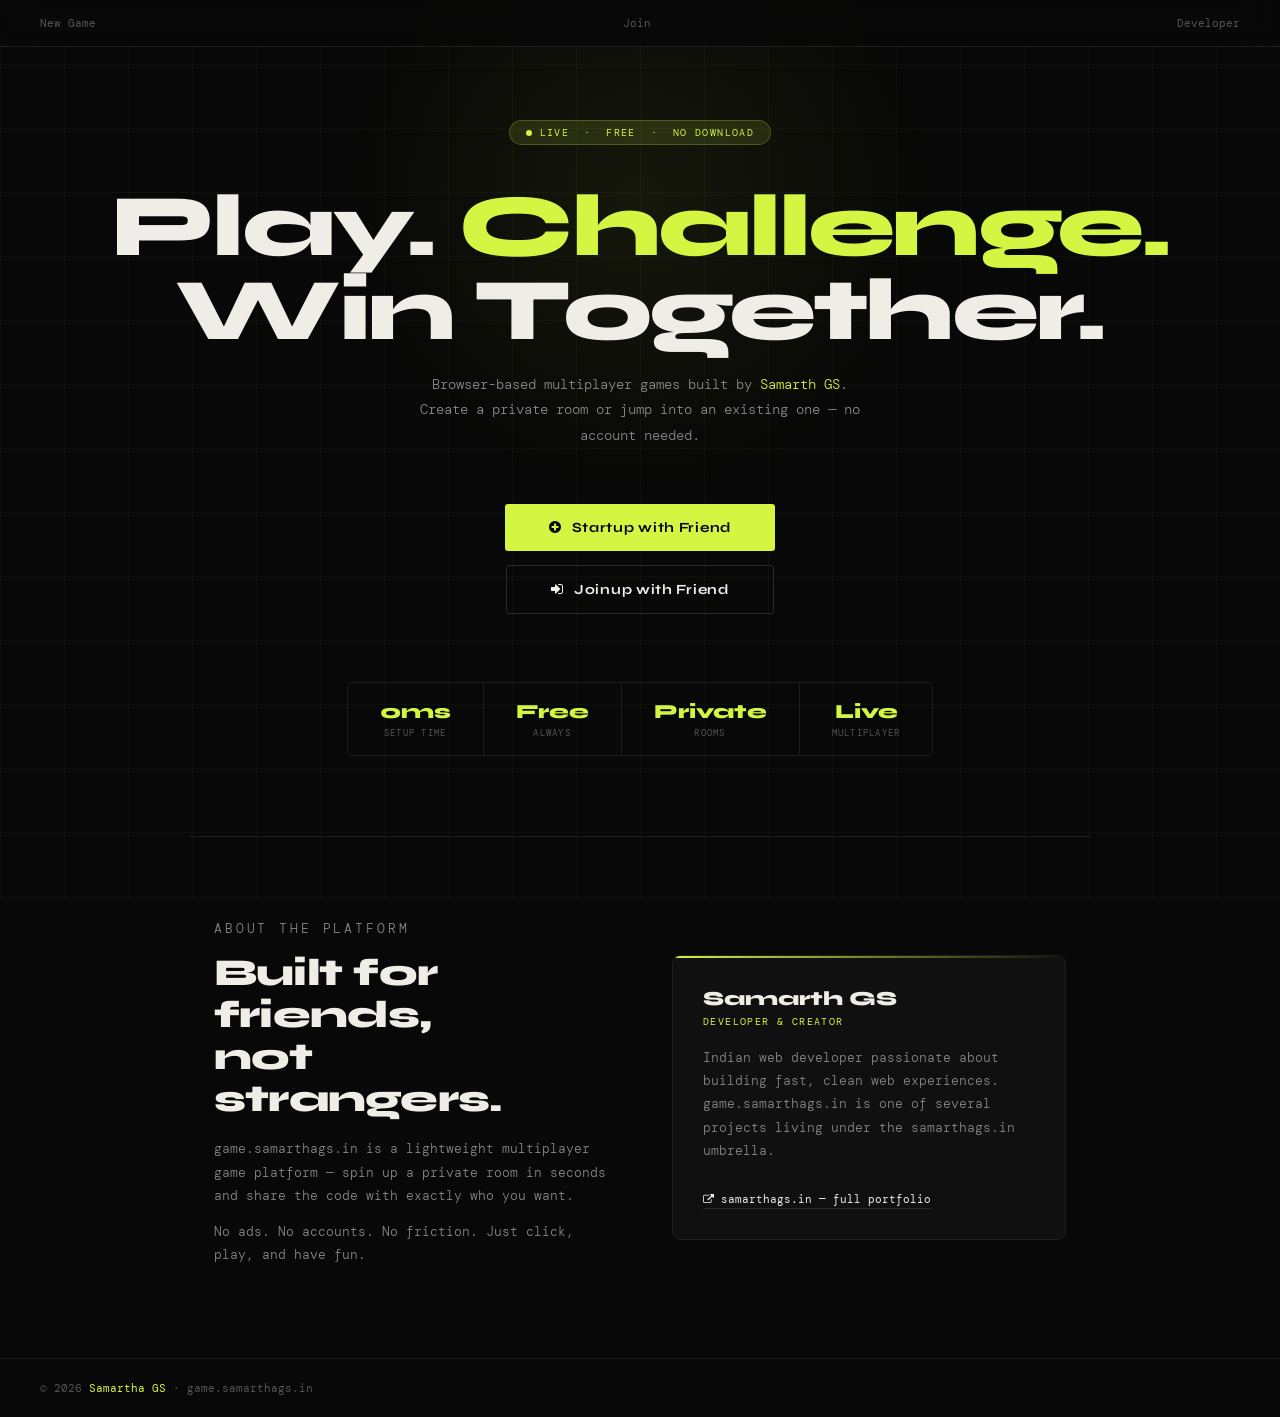
<file: views/index.html>
<!DOCTYPE html>
<html lang="en">
<head>
    <meta charset="UTF-8">
    <meta name="viewport" content="width=device-width, initial-scale=1.0">

    <title>Samarth GS Games — Play Online Multiplayer Games | game.samarthags.in</title>
    <meta name="description" content="Play free online multiplayer games built by Samarth GS. Challenge friends, start private rooms, and join live games at game.samarthags.in.">
    <meta name="keywords" content="Samarth GS, samarthags, online game, multiplayer game, play with friends, private game room, free online games, Indian developer, game.samarthags.in">
    <meta name="author" content="Samarth GS">
    <meta name="robots" content="index, follow">
    <meta name="theme-color" content="#080808">
    <link rel="canonical" href="https://game.samarthags.in/">
    <meta property="og:type" content="website">
    <meta property="og:url" content="https://game.samarthags.in/">
    <meta property="og:title" content="Samarth GS Games — Online Multiplayer Games">
    <meta property="og:description" content="Free online multiplayer games by Samarth GS. Create private rooms or join friends instantly.">
    <meta property="og:image" content="https://i.ibb.co/QXKTVHN/photo-2024-04-17-11-40-10.jpg">
    <meta property="og:site_name" content="Samarth GS Games">
    <meta name="twitter:card" content="summary_large_image">
    <meta name="twitter:title" content="Samarth GS Games — Play Online with Friends">
    <meta name="twitter:description" content="Free multiplayer games built by Samarth GS. Join a room or start your own.">
    <meta name="twitter:image" content="https://i.ibb.co/QXKTVHN/photo-2024-04-17-11-40-10.jpg">

    <script type="application/ld+json">
    {"@context":"https://schema.org","@graph":[{"@type":"WebSite","@id":"https://game.samarthags.in/#website","url":"https://game.samarthags.in/","name":"Samarth GS Games","author":{"@type":"Person","name":"Samarth GS","url":"https://samarthags.in"}},{"@type":"WebApplication","name":"Samarth GS Online Game","url":"https://game.samarthags.in/","applicationCategory":"GameApplication","operatingSystem":"Web Browser","offers":{"@type":"Offer","price":"0","priceCurrency":"INR"},"creator":{"@type":"Person","name":"Samarth GS","url":"https://samarthags.in"}}]}
    </script>

    <link rel="icon" href="https://i.ibb.co/2ZrGMjH/icon.jpg" type="image/png">
    <link rel="preconnect" href="https://fonts.googleapis.com">
    <link rel="preconnect" href="https://fonts.gstatic.com" crossorigin>
    <link href="https://fonts.googleapis.com/css2?family=Syne:wght@400;700;800&family=DM+Mono:ital,wght@0,300;0,400;1,300&display=swap" rel="stylesheet">
    <link rel="stylesheet" href="https://maxcdn.bootstrapcdn.com/font-awesome/4.6.1/css/font-awesome.min.css">

    <style>
        :root {
            --bg: #080808;
            --surface: #101010;
            --surface2: #181818;
            --border: #1e1e1e;
            --border2: #2a2a2a;
            --text: #f0ede6;
            --muted: #555;
            --muted2: #888;
            --accent: #d4f542;
            --accent-dim: rgba(212,245,66,0.12);
            --accent-glow: rgba(212,245,66,0.2);
        }
        *,*::before,*::after{box-sizing:border-box;margin:0;padding:0}
        html{scroll-behavior:smooth}
        body{
            background:var(--bg);
            color:var(--text);
            font-family:'Syne',sans-serif;
            min-height:100vh;
            display:flex;
            flex-direction:column;
            overflow-x:hidden;
        }

        /* GRID BG */
        .grid-bg{
            position:fixed;inset:0;
            background-image:
                linear-gradient(rgba(212,245,66,0.035) 1px,transparent 1px),
                linear-gradient(90deg,rgba(212,245,66,0.035) 1px,transparent 1px);
            background-size:64px 64px;
            pointer-events:none;z-index:0;
        }
        /* RADIAL GLOW */
        .glow-orb{
            position:fixed;
            width:600px;height:600px;
            border-radius:50%;
            background:radial-gradient(circle,rgba(212,245,66,0.07) 0%,transparent 70%);
            top:-100px;left:50%;transform:translateX(-50%);
            pointer-events:none;z-index:0;
        }

        /* NAV */
        nav{
            position:fixed;top:0;left:0;right:0;z-index:100;
            display:flex;align-items:center;justify-content:space-between;
            padding:16px 40px;
            border-bottom:1px solid var(--border);
            background:rgba(8,8,8,0.88);
            backdrop-filter:blur(16px);
        }
        .nav-brand{
            font-family:'DM Mono',monospace;font-size:12px;
            color:var(--muted2);letter-spacing:0.1em;text-decoration:none;
        }
        .nav-brand span{color:var(--accent)}
        .nav-right{display:flex;align-items:center;gap:20px}
        .nav-right a{
            font-family:'DM Mono',monospace;font-size:11px;
            color:var(--muted);text-decoration:none;letter-spacing:0.06em;
            transition:color 0.2s;
        }
        .nav-right a:hover{color:var(--text)}
        .nav-pill{
            display:flex;align-items:center;gap:6px;
            background:var(--surface);border:1px solid var(--border2);
            border-radius:100px;padding:6px 14px;
            font-family:'DM Mono',monospace;font-size:11px;color:var(--text) !important;
            text-decoration:none;transition:border-color 0.2s,color 0.2s,background 0.2s;
        }
        .nav-pill:hover{
            border-color:var(--accent) !important;
            background:var(--accent-dim) !important;
            color:var(--accent) !important;
        }

        /* MAIN */
        main{
            position:relative;z-index:1;flex:1;
            display:flex;flex-direction:column;align-items:center;justify-content:center;
            padding:120px 24px 80px;text-align:center;
        }

        /* BADGE */
        .badge{
            display:inline-flex;align-items:center;gap:8px;
            background:var(--accent-dim);border:1px solid rgba(212,245,66,0.22);
            border-radius:100px;padding:5px 16px;
            font-family:'DM Mono',monospace;font-size:10px;color:var(--accent);
            letter-spacing:0.14em;text-transform:uppercase;
            margin-bottom:40px;
            animation:fadeDown 0.6s ease both;
        }
        .badge-dot{
            width:6px;height:6px;border-radius:50%;
            background:var(--accent);
            animation:pulse 2s ease infinite;
        }
        @keyframes pulse{0%,100%{opacity:1;transform:scale(1)}50%{opacity:0.3;transform:scale(0.6)}}

        /* LOGO */
        .logo-wrap{
            position:relative;margin-bottom:32px;
            animation:fadeDown 0.65s ease 0.08s both;
        }
        .logo-wrap img{
            width:92px;height:92px;border-radius:50%;
            border:2px solid var(--border2);object-fit:cover;display:block;
        }
        .logo-ring{
            position:absolute;inset:-8px;border-radius:50%;
            border:1px dashed rgba(212,245,66,0.28);
            animation:spin 14s linear infinite;
        }
        @keyframes spin{to{transform:rotate(360deg)}}

        /* HEADLINE */
        h1{
            font-size:clamp(44px,8vw,88px);font-weight:800;
            line-height:0.95;letter-spacing:-0.03em;
            margin-bottom:20px;
            animation:fadeUp 0.7s ease 0.15s both;
        }
        h1 em{font-style:normal;color:var(--accent)}

        .subtitle{
            font-family:'DM Mono',monospace;font-weight:300;font-size:14px;
            color:var(--muted2);max-width:460px;line-height:1.8;
            margin-bottom:56px;
            animation:fadeUp 0.7s ease 0.22s both;
        }
        .subtitle a{color:var(--accent);text-decoration:none}

        /* BUTTONS */
        .cta-group{
            display:flex;flex-direction:column;gap:14px;align-items:center;
            animation:fadeUp 0.7s ease 0.3s both;
        }
        .btn{
            display:inline-flex;align-items:center;gap:10px;
            font-family:'Syne',sans-serif;font-size:14px;font-weight:700;
            letter-spacing:0.05em;padding:15px 44px;border-radius:3px;
            cursor:pointer;border:none;text-decoration:none;
            transition:transform 0.22s,box-shadow 0.22s;
            position:relative;overflow:hidden;
        }
        .btn::after{
            content:'';position:absolute;inset:0;
            background:white;opacity:0;transition:opacity 0.15s;
        }
        .btn:hover::after{opacity:0.05}
        .btn:active{transform:translateY(1px)!important}

        .btn-primary{
            background:var(--accent);color:#060606;
            box-shadow:0 0 0 rgba(212,245,66,0);
        }
        .btn-primary:hover{
            transform:translateY(-3px);
            box-shadow:0 10px 36px rgba(212,245,66,0.28),0 0 0 1px var(--accent);
        }
        .btn-outline{
            background:transparent;color:var(--text);
            border:1px solid var(--border2);
        }
        .btn-outline:hover{
            transform:translateY(-3px);
            border-color:var(--muted2);
            box-shadow:0 8px 28px rgba(0,0,0,0.4);
        }

        /* STATS */
        .stats{
            display:flex;border:1px solid var(--border);border-radius:6px;
            overflow:hidden;margin-top:68px;
            animation:fadeUp 0.7s ease 0.4s both;
        }
        .stat{
            padding:16px 32px;border-right:1px solid var(--border);text-align:center;
        }
        .stat:last-child{border-right:none}
        .stat-val{display:block;font-size:20px;font-weight:800;color:var(--accent)}
        .stat-lbl{
            display:block;font-family:'DM Mono',monospace;font-size:9px;
            color:var(--muted);letter-spacing:0.14em;text-transform:uppercase;margin-top:3px;
        }

        /* ABOUT */
        .about{
            position:relative;z-index:1;
            max-width:900px;margin:0 auto;
            padding:80px 24px;
            display:grid;grid-template-columns:1fr 1fr;gap:64px;align-items:center;
            border-top:1px solid var(--border);
        }
        .section-label{
            font-family:'DM Mono',monospace;font-size:9px;
            color:var(--accent);letter-spacing:0.22em;text-transform:uppercase;margin-bottom:14px;
        }
        .about h2{
            font-size:clamp(24px,3.5vw,38px);font-weight:800;
            letter-spacing:-0.02em;line-height:1.1;margin-bottom:18px;
        }
        .about p{
            font-family:'DM Mono',monospace;font-size:13px;font-weight:300;
            color:var(--muted2);line-height:1.8;margin-bottom:12px;
        }

        .dev-card{
            background:var(--surface);border:1px solid var(--border);
            border-radius:8px;padding:30px;position:relative;overflow:hidden;
        }
        .dev-card::before{
            content:'';position:absolute;top:0;left:0;right:0;height:2px;
            background:linear-gradient(90deg,var(--accent),transparent);
        }
        .dev-name{font-size:20px;font-weight:800;margin-bottom:4px}
        .dev-title{
            font-family:'DM Mono',monospace;font-size:10px;
            color:var(--accent);letter-spacing:0.14em;text-transform:uppercase;margin-bottom:18px;
        }
        .dev-desc{
            font-family:'DM Mono',monospace;font-size:12px;font-weight:300;
            color:var(--muted2);line-height:1.7;
        }
        .dev-link{
            display:inline-flex;align-items:center;gap:7px;
            margin-top:18px;font-family:'DM Mono',monospace;font-size:11px;
            color:var(--text);text-decoration:none;
            border-bottom:1px solid var(--border2);padding-bottom:2px;
            transition:color 0.2s,border-color 0.2s;
        }
        .dev-link:hover{color:var(--accent);border-color:var(--accent)}

        /* FOOTER */
        footer{
            position:relative;z-index:1;
            border-top:1px solid var(--border);
            padding:22px 40px;
            display:flex;align-items:center;justify-content:space-between;
        }
        .footer-copy{
            font-family:'DM Mono',monospace;font-size:11px;color:var(--muted);
        }
        .footer-copy a{color:var(--accent);text-decoration:none}
        .footer-links{display:flex;gap:22px}
        .footer-links a{
            font-family:'DM Mono',monospace;font-size:11px;
            color:var(--muted);text-decoration:none;transition:color 0.2s;
        }
        .footer-links a:hover{color:var(--text)}

        @keyframes fadeDown{from{opacity:0;transform:translateY(-14px)}to{opacity:1;transform:translateY(0)}}
        @keyframes fadeUp{from{opacity:0;transform:translateY(18px)}to{opacity:1;transform:translateY(0)}}

        @media(max-width:680px){
            nav{padding:14px 18px}
            .nav-right a:not(.nav-pill){display:none}
            .stats{flex-direction:column}
            .stat{border-right:none;border-bottom:1px solid var(--border)}
            .stat:last-child{border-bottom:none}
            .about{grid-template-columns:1fr;gap:40px}
            footer{flex-direction:column;gap:12px;text-align:center}
        }
    </style>
</head>
<body>
<div class="grid-bg" aria-hidden="true"></div>
<div class="glow-orb" aria-hidden="true"></div>


<main>
    <div class="badge"><div class="badge-dot"></div>LIVE &nbsp;·&nbsp; FREE &nbsp;·&nbsp; NO DOWNLOAD</div>



    <h1>Play. <em>Challenge.</em><br>Win Together.</h1>

    <p class="subtitle">
        Browser-based multiplayer games built by
        <a href="https://samarthags.in" target="_blank" rel="noopener">Samarth GS</a>.
        Create a private room or jump into an existing one — no account needed.
    </p>

    <div class="cta-group">
        <form action="/game" method="GET">
            <button type="submit" name="createPrivate" class="btn btn-primary">
                <i class="fa fa-plus-circle"></i> Startup with Friend
            </button>
        </form>
        <form action="/join" method="GET">
            <button type="submit" name="joinPrivate" class="btn btn-outline">
                <i class="fa fa-sign-in"></i> Joinup with Friend
            </button>
        </form>
    </div>

    <div class="stats">
        <div class="stat"><span class="stat-val">0ms</span><span class="stat-lbl">Setup Time</span></div>
        <div class="stat"><span class="stat-val">Free</span><span class="stat-lbl">Always</span></div>
        <div class="stat"><span class="stat-val">Private</span><span class="stat-lbl">Rooms</span></div>
        <div class="stat"><span class="stat-val">Live</span><span class="stat-lbl">Multiplayer</span></div>
    </div>
</main>

<section class="about">
    <div>
        <p class="section-label">About the Platform</p>
        <h2>Built for friends,<br>not strangers.</h2>
        <p>game.samarthags.in is a lightweight multiplayer game platform — spin up a private room in seconds and share the code with exactly who you want.</p>
        <p>No ads. No accounts. No friction. Just click, play, and have fun.</p>
    </div>
    <div class="dev-card">
        <div class="dev-name">Samarth GS</div>
        <div class="dev-title">Developer &amp; Creator</div>
        <p class="dev-desc">Indian web developer passionate about building fast, clean web experiences. game.samarthags.in is one of several projects living under the samarthags.in umbrella.</p>
        <a href="https://samarthags.in" class="dev-link" target="_blank" rel="noopener author">
            <i class="fa fa-external-link"></i> samarthags.in — full portfolio
        </a>
    </div>
</section>

<footer>
    <p class="footer-copy">© 2026 <a href="https://samarthags.in" target="_blank" rel="noopener">Samartha GS</a> · game.samarthags.in</p>
    <nav class="footer-links">
        <a href="/game">New Game</a>
        <a href="/join">Join</a>
        <a href="https://samarthags.in" target="_blank" rel="noopener">Developer</a>
    </nav>
</footer>
</body>
</html>
</file>
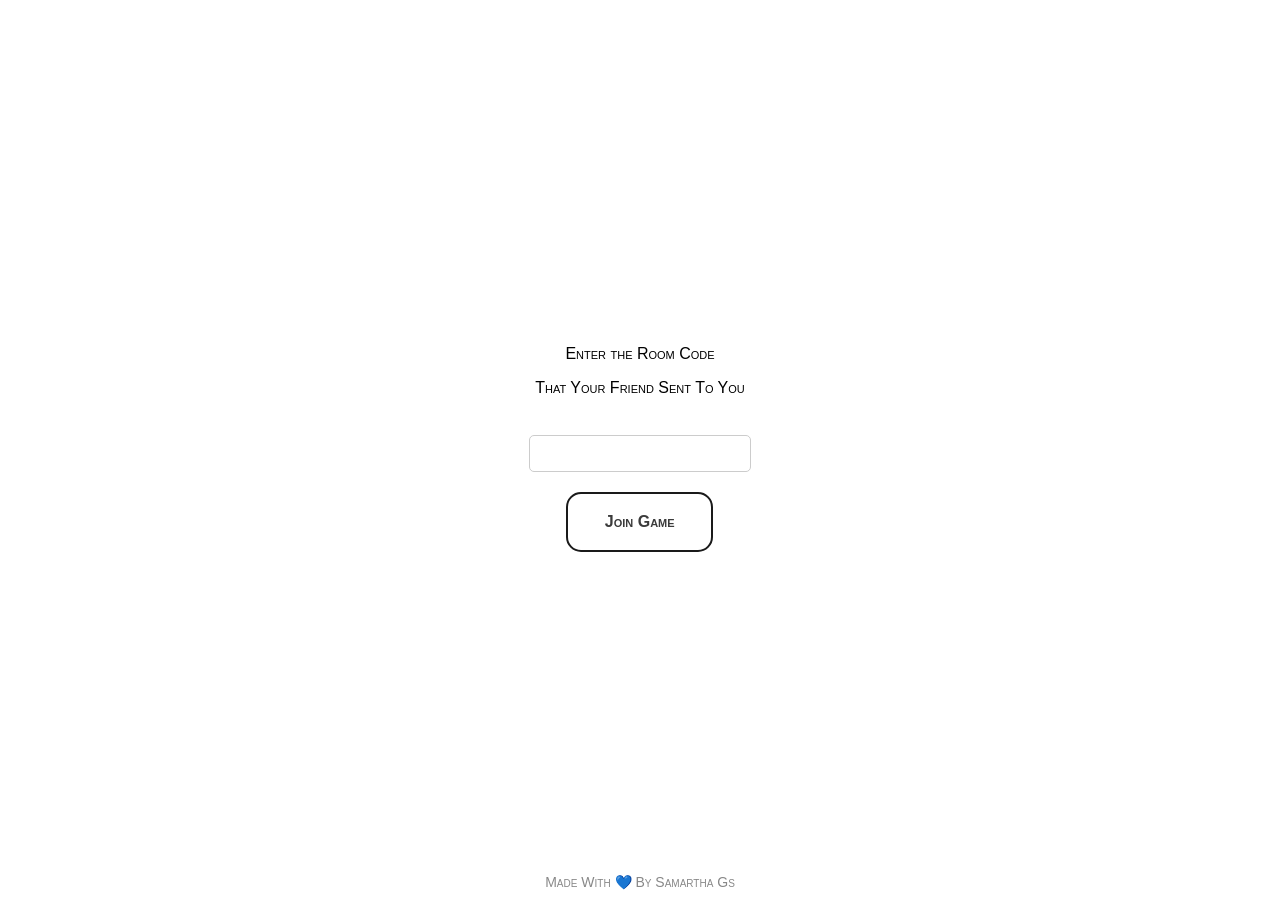
<file: views/join.html>
<!DOCTYPE html>
<html>
<head>
    <title>Samartha_Game</title>
        <link rel="icon" href="https://i.ibb.co/2ZrGMjH/icon.jpg" type="image/png">
    <meta name="viewport" content="width=device-width, initial-scale=1, maximum-scale=1, user-scalable=no">
    

    
    <link rel="stylesheet" type="text/css" href="https://maxcdn.bootstrapcdn.com/font-awesome/4.6.1/css/font-awesome.min.css">
    
    <style>
        body {
            margin: 0;
            padding: 0;
            font-family: 'Roboto', sans-serif;
            background: white;
            background-size: 200% 100%;
            animation: gradientBG 10s linear infinite;
            display: flex;
            justify-content: center;
            align-items: center;
            height: 100vh;
            box-sizing: border-box;
            position: relative;
        }
        
        @keyframes gradientBG {
            0% {
                background-position: 0 50%;
            }
            50% {
                background-position: 100% 50%;
            }
            100% {
                background-position: 0 50%;
            }
        }

        .container {
            text-align: center; /* Center align contents */
        }

        #enterCodeLabel {
            margin-bottom: 20px; /* Add space below the text */
            font-size: 18px; /* Increase font size */
            border-bottom: 1px solid #ccc; /* Add border */
            padding-bottom: 10px; /* Add padding below the text */
        }

        form {
            margin-top: 20px; /* Add space above the form */
        }

        /* Style for text input */
        input[type="tel"] {
            padding: 10px; /* Increase padding */
            border: 1px solid #ccc; /* Add border */
            border-radius: 5px; /* Add border radius */
            width: 200px; /* Set width */
        }

        /* Style for submit button */
        .startChoiceBtn {
            appearance: none;
            background-color: transparent;
            border: 0.125em solid #1A1A1A;
            border-radius: 0.9375em;
            box-sizing: border-box;
            color: #3B3B3B;
            cursor: pointer;
            display: inline-block;
            font-family: Roobert,-apple-system,BlinkMacSystemFont,"Segoe UI",Helvetica,Arial,sans-serif,"Apple Color Emoji","Segoe UI Emoji","Segoe UI Symbol";
            font-size: 16px;
            font-weight: 600;
            line-height: normal;
            margin: 20px 0; /* Add margin top and bottom */
            min-height: 3.75em;
            min-width: 0;
            outline: none;
            padding: 1em 2.3em;
            text-align: center;
            text-decoration: none;
            transition: all 300ms cubic-bezier(.23, 1, 0.32, 1);
            user-select: none;
            -webkit-user-select: none;
            touch-action: manipulation;
            will-change: transform;
        }
        
        .startChoiceBtn:disabled {
            pointer-events: none;
        }
        
        .startChoiceBtn:hover {
            color: #fff;
            background-color: #1A1A1A;
            box-shadow: rgba(0, 0, 0, 0.25) 0 8px 15px;
            transform: translateY(-2px);
        }
        
        .startChoiceBtn:active {
            box-shadow: none;
            transform: translateY(0);
        }

        /* Style for footer */
        footer {
            position: absolute;
            bottom: 10px;
            width: 100%;
            text-align: center;
            font-size: 14px;
            color: #888;
        }
        
    </style>
</head>
<body>
    <div id="title"></div>
    <div id="subtitle"></div>
    <div class="divider"></div>
    <div class="container">
        <p style="font-variant: small-caps;">Enter the Room Code </p>
                <p style="font-variant: small-caps;">That Your Friend Sent To You</p>
        <form action="/game">

            <br> <!-- Add line break -->
            <input type="tel" id="gameCodeInput" class="form-control" name="gameCode">
            <br> <!-- Add line break -->
            <button class="startChoiceBtn btn btn-info" type="submit"style="font-variant: small-caps;">Join Game</button>
        </form>
    </div>
    <footer style="font-variant: small-caps;">Made With 💙 By Samartha Gs</footer>
    <form action="/"></form>
</body>
</html>
</file>
